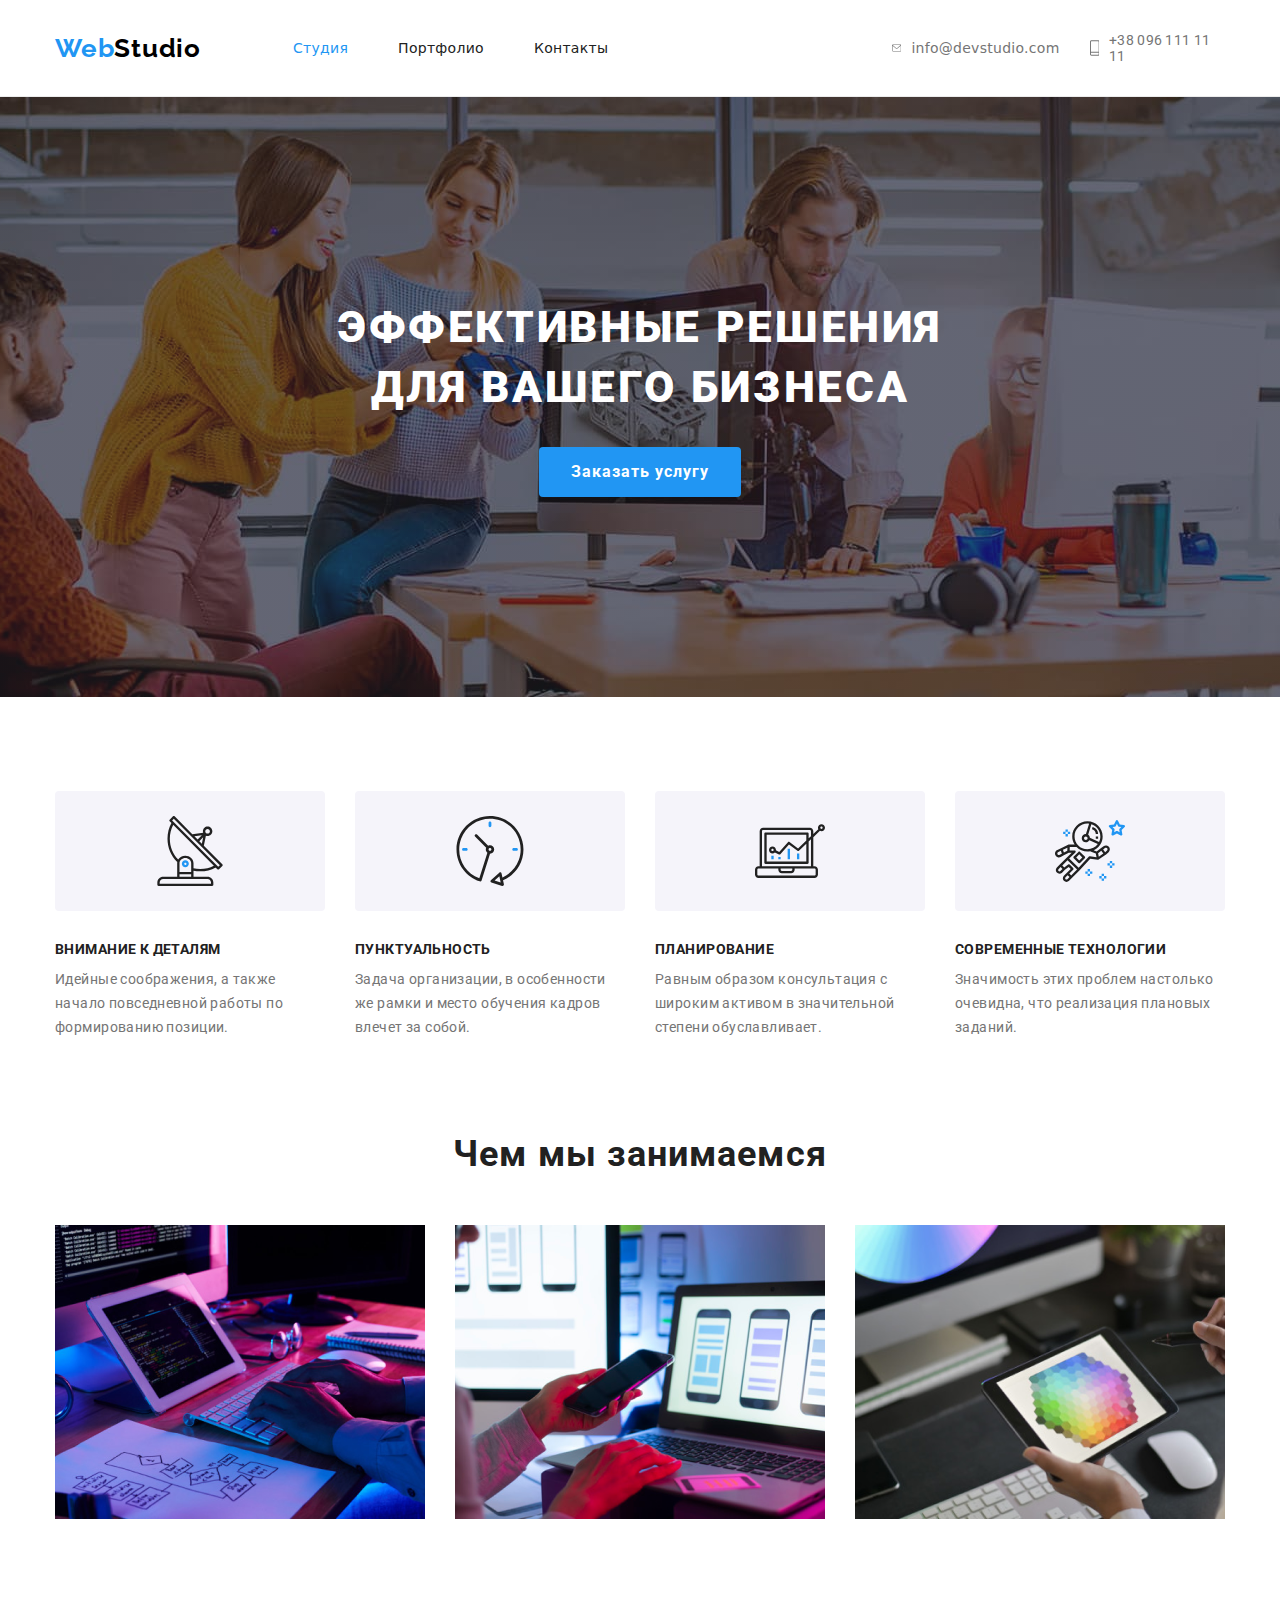
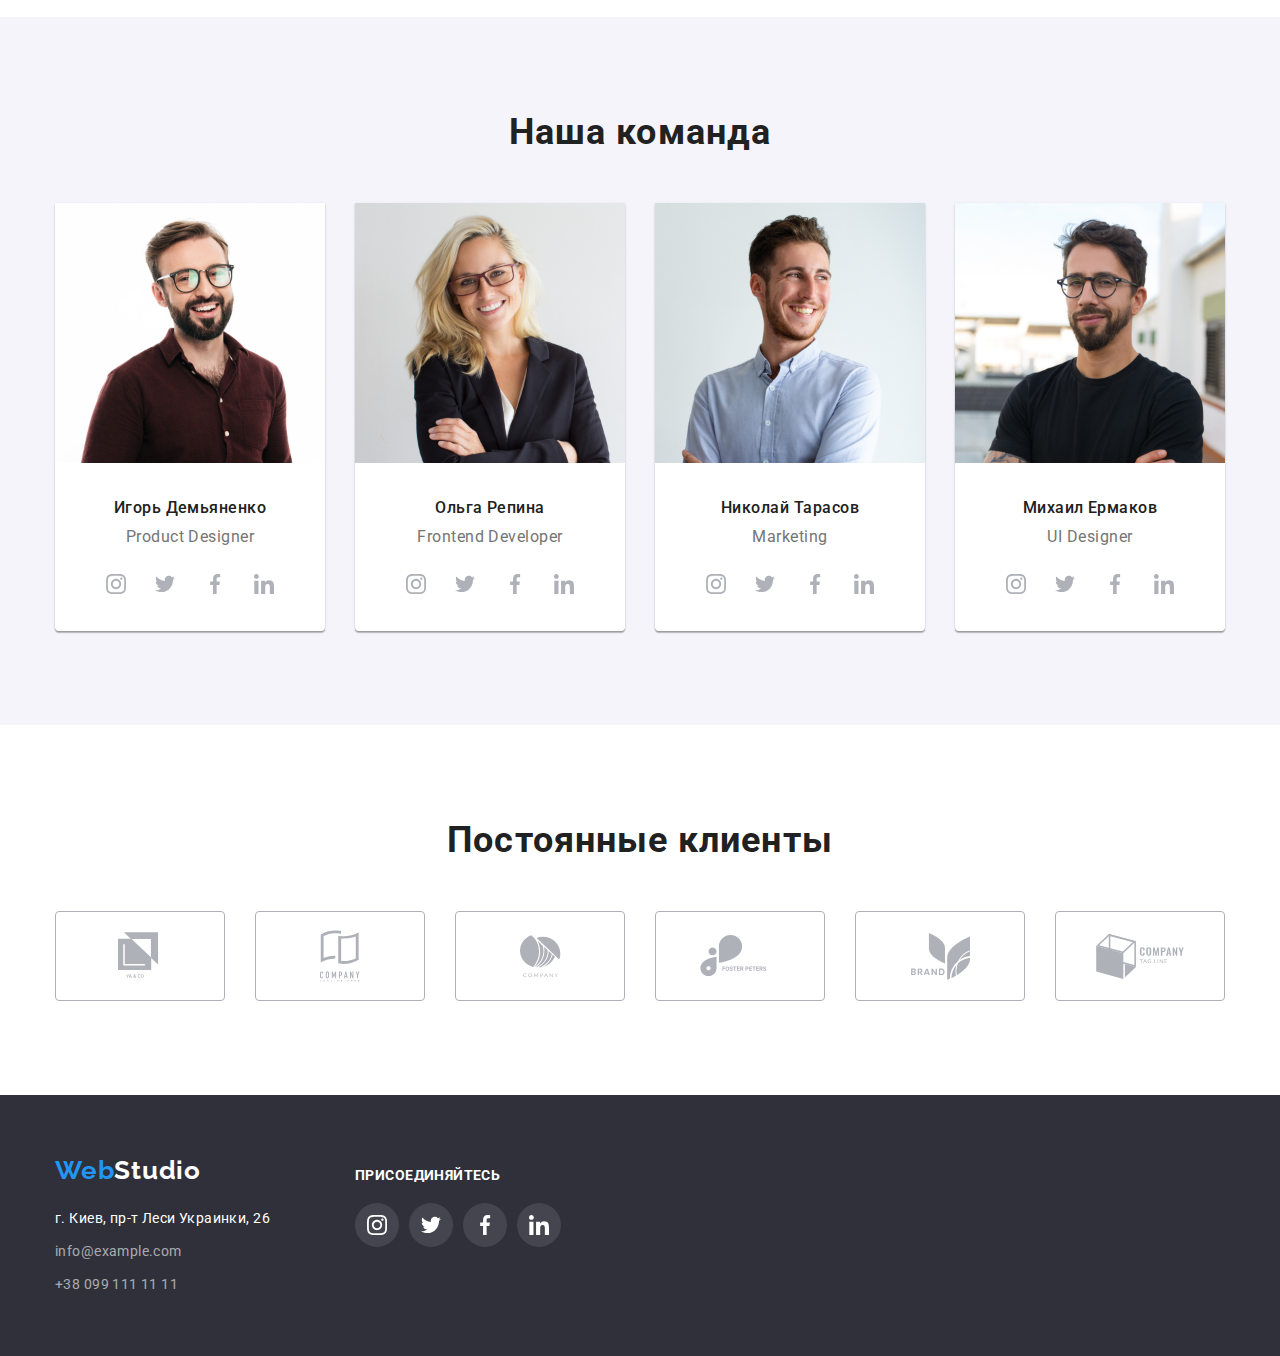
<file: index.html>
<!DOCTYPE html>
<html lang="en">
<head>
    <meta charset="UTF-8">
    <meta name="viewport" content="width=device-width, initial-scale=1.0">
    <title>Студия</title>
    <link rel="stylesheet" href="https://fonts.googleapis.com/css2?family=Raleway:wght@700&display=swap">
    <link rel="stylesheet" href="https://fonts.googleapis.com/css2?family=Roboto:wght@400;500;700;900&display=swap">
    <link rel="stylesheet" href="./css/styles.css">
    <link rel="stylesheet" href="https://cdnjs.cloudflare.com/ajax/libs/modern-normalize/1.0.0/modern-normalize.min.css">
</head>
<body>
    <header class="header">
        <div class="container">
            <nav>
                <a href="./index.html" class="header-logo">Web<span class="logo-studio">Studio</span></a>            
                <ul class="menu-nav">
                    <li><a href="./index.html" class="studio" class="nav">Студия</a></li>
                    <li><a href="./portfolio.html" class="nav">Портфолио</a></li>
                    <li><a href="" class="nav">Контакты</a></li>
                </ul>
            </nav>    
            <ul class="contacts">
                <li>
                    <a href="info@devstudio.com" class="e-mail"><svg class="svg-mail"><use href="./img/svg/sprite.svg#icon-mail"></use></svg>info@devstudio.com</a>
                </li>
                <li>
                    <a href="" class="tel"><svg class="svg-tel"><use href="./img/svg/sprite.svg#icon-tel"></use></svg>+38 096 111 11 11</a>
                </li>
            </ul>
        </div>                            
    </header>            
    <main>
        <section class="head">
            <div class="container">
                <h1 id="title">ЭФФЕКТИВНЫЕ РЕШЕНИЯ ДЛЯ ВАШЕГО БИЗНЕСА</h1>
                <button type="button" class="title-btn">Заказать услугу</button>
            </div>
        </section>
        <section class="feature">
            <div class="container">
                <ul>
                    <li>
                        <div class="bg-icon">
                            <svg class="svg-antenna"><use href="./img/svg/sprite.svg#icon-antenna1"></use></svg>
                        </div>
                        <h5>ВНИМАНИЕ К ДЕТАЛЯМ</h5>
                        <p>Идейные соображения, а также начало повседневной работы по формированию позиции.</p>
                    </li>
                    <li>
                        <div class="bg-icon">
                            <svg class="svg-clock"><use href="./img/svg/sprite.svg#icon-clock1"></use></svg>
                        </div>
                        <h5>ПУНКТУАЛЬНОСТЬ</h5>
                        <p>Задача организации, в особенности же рамки и место обучения кадров влечет за собой.</p>
                    </li>
                    <li>
                        <div class="bg-icon">
                            <svg class="svg-diagram"><use href="./img/svg/sprite.svg#icon-diagram1"></use></svg>
                        </div>
                        <h5>ПЛАНИРОВАНИЕ</h5>
                        <p>Равным образом консультация с широким активом в значительной степени обуславливает.</p>
                    </li>
                    <li>
                        <div class="bg-icon">
                            <svg class="svg-astronaut"><use href="./img/svg/sprite.svg#icon-astronaut1"></use></svg>
                        </div>
                        <h5>СОВРЕМЕННЫЕ ТЕХНОЛОГИИ</h5>
                        <p>Значимость этих проблем настолько очевидна, что реализация плановых заданий.</p>
                    </li>
                </ul>
            </div>            
        </section>
        <section class="activity">
            <div class="container">
                <h2 class="title">Чем мы занимаемся</h2>
                <ul>
                    <li><img src="./img/img.png" alt="Печатает на клавиатуре"></li>
                    <li><img src="./img/img2.png" alt="Телефон в руке"></li>
                    <li><img src="./img/img3.png" alt="Работает с планшетом"></li>
                </ul>
            </div>            
        </section>
        <section class="team">
            <div class="container">
                <h2 class="title">Наша команда</h2>
                <ul>
                    <li>
                        <img src="./img/card1.jpg" alt="Игорь Демьяненко" width="270">
                        <p><b>Игорь Демьяненко</b></p>
                        <p>Product Designer</p>
                        <a href="">
                            <div class="hover-icon">
                                <svg class="hover-svg"><use href="./img/svg/sprite.svg#icon-instagram"></use></svg>
                            </div>
                        </a>
                        <a href="">
                            <div class="hover-icon">
                                <svg class="hover-svg"><use href="./img/svg/sprite.svg#icon-twitter"></use></svg>
                            </div>
                        </a>                      
                        <a href="">
                            <div class="hover-icon">
                                <svg class="hover-svg"><use href="./img/svg/sprite.svg#icon-facebook"></use></svg>
                            </div>
                        </a>
                        <a href="">
                            <div class="hover-icon">
                                <svg class="hover-svg"><use href="./img/svg/sprite.svg#icon-linkedin"></use></svg>
                            </div>
                        </a>                         
                    </li>
                    <li>
                        <img src="./img/card2.jpg" alt="Ольга Репина" width="270">
                        <p><b>Ольга Репина</b></p>
                        <p>Frontend Developer</p>  
                        <a href="">
                            <div class="hover-icon">
                                <svg class="hover-svg"><use href="./img/svg/sprite.svg#icon-instagram"></use></svg>
                            </div>
                        </a>
                        <a href="">
                            <div class="hover-icon">
                                <svg class="hover-svg"><use href="./img/svg/sprite.svg#icon-twitter"></use></svg>
                            </div>
                        </a>                      
                        <a href="">
                            <div class="hover-icon">
                                <svg class="hover-svg"><use href="./img/svg/sprite.svg#icon-facebook"></use></svg>
                            </div>
                        </a>
                        <a href="">
                            <div class="hover-icon">
                                <svg class="hover-svg"><use href="./img/svg/sprite.svg#icon-linkedin"></use></svg>
                            </div>
                        </a>                                             
                    </li>
                    <li>
                        <img src="./img/card3.jpg" alt="Николай Тарасов" width="270">
                        <p><b>Николай Тарасов</b></p>
                        <p>Marketing</p>
                        <a href="">
                            <div class="hover-icon">
                                <svg class="hover-svg"><use href="./img/svg/sprite.svg#icon-instagram"></use></svg>
                            </div>
                        </a>
                        <a href="">
                            <div class="hover-icon">
                                <svg class="hover-svg"><use href="./img/svg/sprite.svg#icon-twitter"></use></svg>
                            </div>
                        </a>                      
                        <a href="">
                            <div class="hover-icon">
                                <svg class="hover-svg"><use href="./img/svg/sprite.svg#icon-facebook"></use></svg>
                            </div>
                        </a>
                        <a href="">
                            <div class="hover-icon">
                                <svg class="hover-svg"><use href="./img/svg/sprite.svg#icon-linkedin"></use></svg>
                            </div>
                        </a>  
                    </li>
                    <li>
                        <img src="./img/card4.jpg" alt="Михаил Ермаков" width="270">
                        <p><b>Михаил Ермаков</b></p>
                        <p>UI Designer</p>
                        <a href="">
                            <div class="hover-icon">
                                <svg class="hover-svg"><use href="./img/svg/sprite.svg#icon-instagram"></use></svg>
                            </div>
                        </a>
                        <a href="">
                            <div class="hover-icon">
                                <svg class="hover-svg"><use href="./img/svg/sprite.svg#icon-twitter"></use></svg>
                            </div>
                        </a>                      
                        <a href="">
                            <div class="hover-icon">
                                <svg class="hover-svg"><use href="./img/svg/sprite.svg#icon-facebook"></use></svg>
                            </div>
                        </a>
                        <a href="">
                            <div class="hover-icon">
                                <svg class="hover-svg"><use href="./img/svg/sprite.svg#icon-linkedin"></use></svg>
                            </div>
                        </a>  
                    </li>
                </ul>
            </div>
        </section>
        <section class="our-clients">
            <div class="container">
                <h2 class="title">Постоянные клиенты</h2>
                <ul class="clients">
                    <li>
                        <a href="">
                            <div>
                                <svg class="ya-co"><use href="./img/svg/sprite.svg#icon-logo1"></use></svg>
                            </div>
                        </a>
                    </li>
                    <li>
                        <a href="">
                            <div>
                                <svg class="tagline-here"><use href="./img/svg/sprite.svg#icon-logo2"></use>
                                </svg>
                            </div>
                        </a>
                    </li>
                    <li>
                        <a href="">
                            <div>
                                <svg class="company"><use href="./img/svg/sprite.svg#icon-logo3"></use>
                                </svg>
                            </div>
                        </a>
                    </li>
                    <li>
                        <a href="">
                            <div>
                                <svg class="foster"><use href="./img/svg/sprite.svg#icon-logo4"></use>
                                </svg>
                            </div>
                        </a>
                    </li>
                    <li>
                        <a href="">
                            <div>
                                <svg class="brand"><use href="./img/svg/sprite.svg#icon-logo5"></use>
                                </svg>
                            </div>
                        </a>
                    </li>
                    <li>
                        <a href="">
                            <div>
                                <svg class="tagline"><use href="./img/svg/sprite.svg#icon-logo6"></use>
                                </svg>
                            </div>
                        </a>
                    </li>
                </ul>
            </div>           
        </section>       
    </main>
    <footer>
        <div class="container">
            <div>
                <a href="/index.html" class="footer-logo">Web<span class="logo-studio">Studio</span></a>
            <address>
                <ul>
                    <li class="adress">г. Киев, пр-т Леси Украинки, 26</li>
                    <li><a href="" class="e-mail">info@example.com</a></li>
                    <li><a href="">+38 099 111 11 11</a></li>
                </ul>
            </address>
            </div>
            <div>
                <ul class="social">
                    <li><p>присоединяйтесь</p></li>
                    <li class="social-link">
                        <a href="">
                            <div class="hover-icon">
                                <svg class="hover-svg"><use href="./img/svg/sprite.svg#icon-instagram"></use></svg>
                            </div>
                        </a>
                        <a href="">
                            <div class="hover-icon">
                                <svg class="hover-svg"><use href="./img/svg/sprite.svg#icon-twitter"></use></svg>
                            </div>
                        </a>                      
                        <a href="">
                            <div class="hover-icon">
                                <svg class="hover-svg"><use href="./img/svg/sprite.svg#icon-facebook"></use></svg>
                            </div>
                        </a>
                        <a href="">
                            <div class="hover-icon">
                                <svg class="hover-svg"><use href="./img/svg/sprite.svg#icon-linkedin"></use></svg>
                            </div>
                        </a>
                    </li>
                </ul>
            </div>           
        </div>       
    </footer>
</body>
</html>
</file>
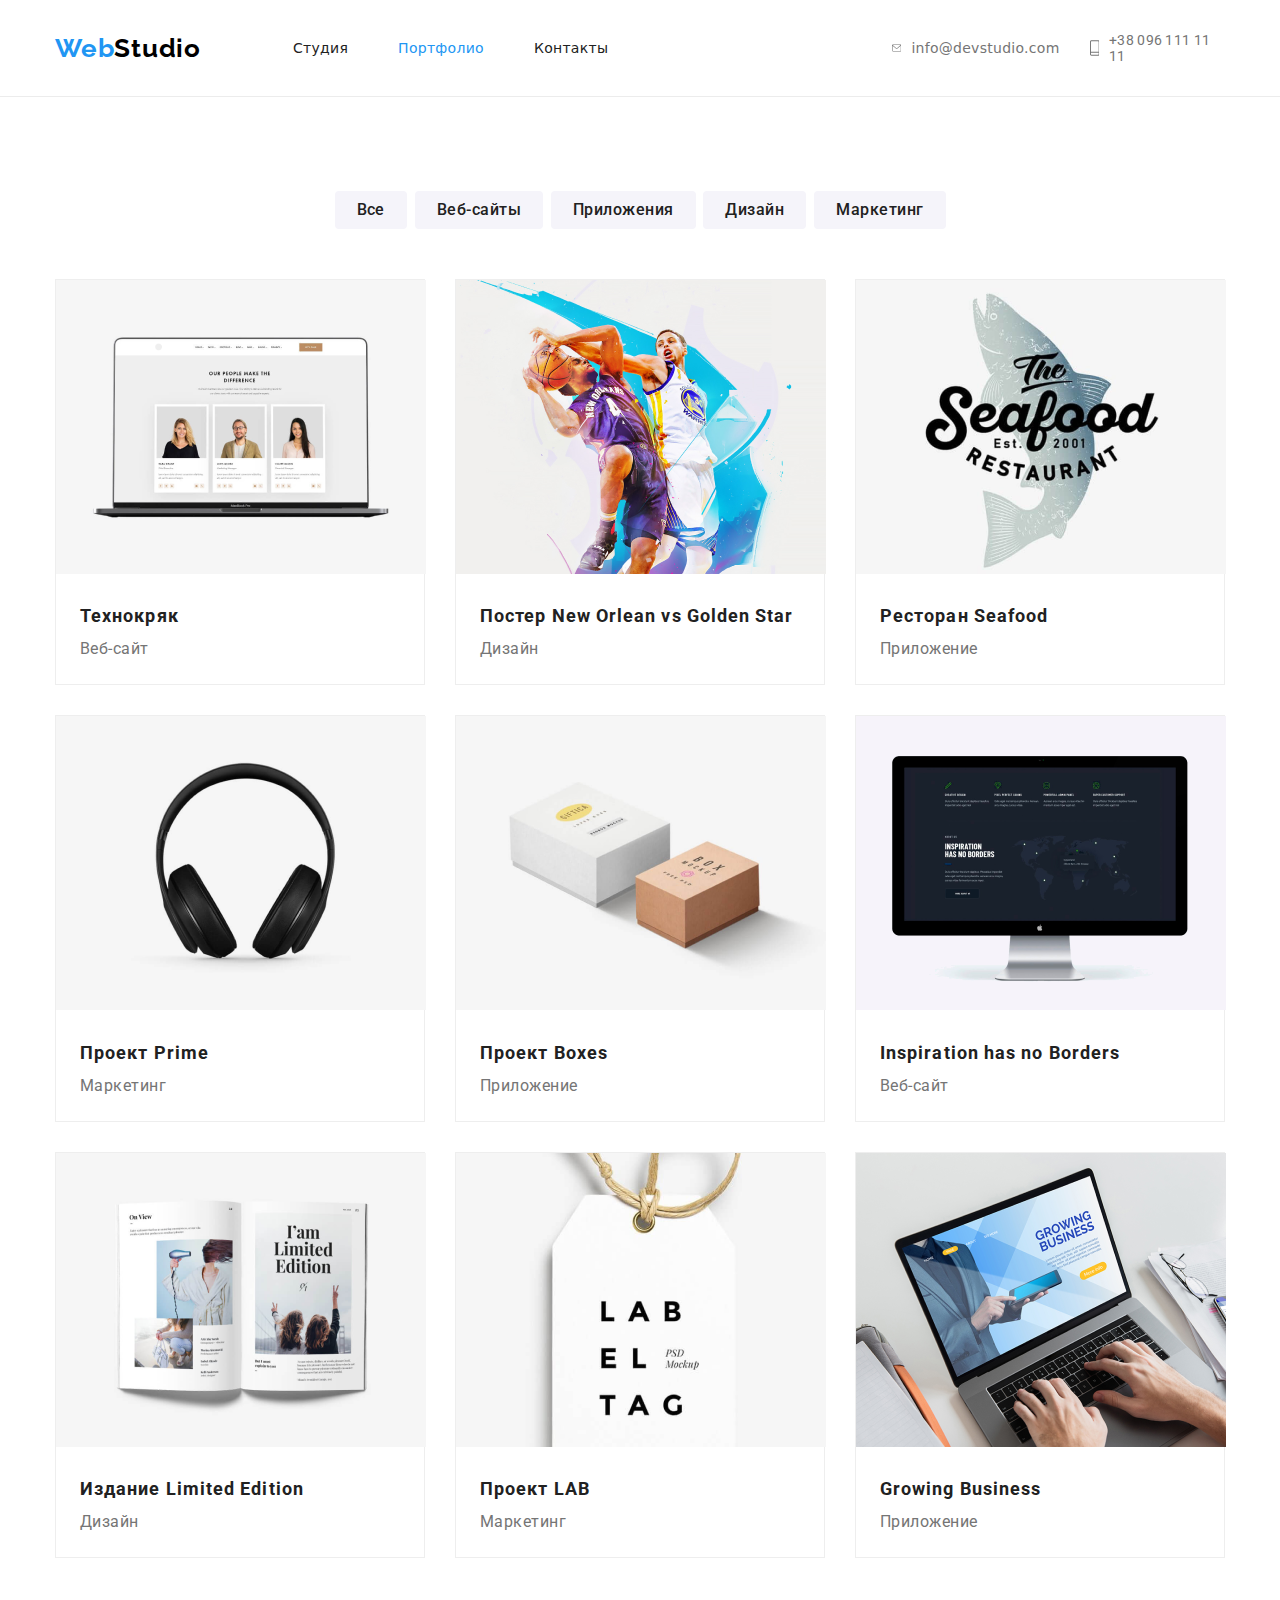
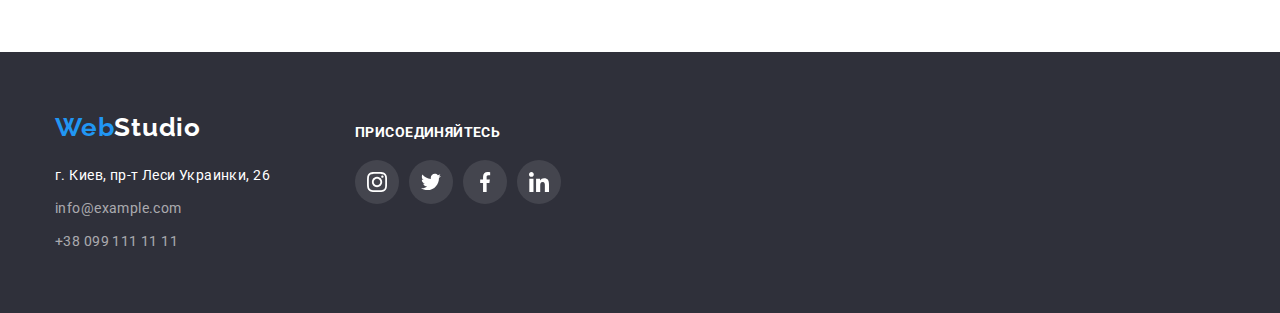
<file: portfolio.html>
<!DOCTYPE html>
<html lang="en">
<head>
    <meta charset="UTF-8">
    <meta name="viewport" content="width=device-width, initial-scale=1.0">
    <title>Портфолио</title>
    <link rel="stylesheet" href="https://fonts.googleapis.com/css2?family=Raleway:wght@700&display=swap">
    <link rel="stylesheet" href="https://fonts.googleapis.com/css2?family=Roboto:wght@500&display=swap">
    <link rel="stylesheet" href="./css/styles.css">
    <link rel="stylesheet" href="https://cdnjs.cloudflare.com/ajax/libs/modern-normalize/1.0.0/modern-normalize.min.css">
</head>
<body>
    <header class="header">
        <div class="container">
            <nav>
                <a href="./index.html" class="header-logo">Web<span class="logo-studio">Studio</span></a>            
                <ul class="menu-nav">
                    <li><a href="./index.html" class="nav">Студия</a></li>
                    <li><a href="./portfolio.html" class="portfolio" class="nav">Портфолио</a></li>
                    <li><a href="" class="nav">Контакты</a></li>
                </ul>
            </nav>    
            <ul class="contacts">
                <li>
                    <a href="info@devstudio.com" class="e-mail"><svg class="svg-mail"><use href="./img/svg/sprite.svg#icon-mail"></use></svg>info@devstudio.com</a>
                </li>
                <li>
                    <a href="" class="tel"><svg class="svg-tel"><use href="./img/svg/sprite.svg#icon-tel"></use></svg>+38 096 111 11 11</a>
                </li>
            </ul>
        </div>                            
    </header>              
    <main>
        <section class="filters">
            <div class="container">
                <ul>
                    <li><button type="button">Все</button></li>
                    <li><button type="button">Веб-сайты</button></li>
                    <li><button type="button">Приложения</button></li>
                    <li><button type="button">Дизайн</button></li>
                    <li><button type="button">Маркетинг</button></li>
                </ul>
            </div>
        </section>
        <section class="works">
            <div class="container">
                <ul>
                    <li>
                        <img src="./img/project1.png" alt="ноутбук изображением" width="370" height="294">
                        <span>
                        <h3>Технокряк</h3>
                        <p>Веб-сайт</p>
                        </span>
                    </li>
                    <li>
                        <img src="./img/project2.png" alt="постер баскетболистов" width="370" height="294">
                        <span>
                            <h3>Постер New Orlean vs Golden Star</h3>
                            <p>Дизайн</p>
                        </span>
                    </li>
                    <li>
                        <img src="./img/project3.png" alt="логотип ресторана" width="370" height="294">
                        <span>
                            <h3>Ресторан Seafood</h3>
                            <p>Приложение</p>
                        </span>
                    </li>
                    <li>
                        <img src="./img/project4.png" alt="наушники" width="370" height="294">
                        <span>
                            <h3>Проект Prime</h3>
                            <p>Маркетинг</p>
                        </span>
                    </li>
                    <li>
                        <img src="./img/project5.png" alt="две коробки с логотипами" width="370" height="294">
                        <span>
                            <h3>Проект Boxes</h3>
                            <p>Приложение</p>
                        </span>
                    </li>
                    <li>
                        <img src="./img/project6.png" alt="монитор с изображением сайта" width="370" height="294">
                        <span>
                            <h3>Inspiration has no Borders</h3>
                            <p>Веб-сайт</p>
                        </span>
                    </li>
                    <li>
                        <img src="./img/project7.png" alt="журнал" width="370" height="294">
                        <span>
                            <h3>Издание Limited Edition</h3>
                            <p>Дизайн</p>
                        </span>
                    </li>
                    <li>
                        <img src="./img/project8.png" alt="лого на лейбле" width="370" height="294">
                        <span>
                            <h3>Проект LAB</h3>
                            <p>Маркетинг</p>
                        </span>
                    </li>
                    <li>
                        <img src="./img/project9.png" alt="человек печатает на ноутбуке" width="370" height="294">
                        <span>
                            <h3>Growing Business</h3>
                            <p>Приложение</p>
                        </span>
                    </li>
                </ul>
            </div>
        </section>
    </main>
    <footer>
        <div class="container">
            <div>
                <a href="/index.html" class="footer-logo">Web<span class="logo-studio">Studio</span></a>
            <address>
                <ul>
                    <li class="adress">г. Киев, пр-т Леси Украинки, 26</li>
                    <li><a href="" class="e-mail">info@example.com</a></li>
                    <li><a href="">+38 099 111 11 11</a></li>
                </ul>
            </address>
            </div>
            <div>
                <ul class="social">
                    <li><p>присоединяйтесь</p></li>
                    <li class="social-link">
                        <a href="">
                            <div class="hover-icon">
                                <svg class="hover-svg"><use href="./img/svg/sprite.svg#icon-instagram"></use></svg>
                            </div>
                        </a>
                        <a href="">
                            <div class="hover-icon">
                                <svg class="hover-svg"><use href="./img/svg/sprite.svg#icon-twitter"></use></svg>
                            </div>
                        </a>                      
                        <a href="">
                            <div class="hover-icon">
                                <svg class="hover-svg"><use href="./img/svg/sprite.svg#icon-facebook"></use></svg>
                            </div>
                        </a>
                        <a href="">
                            <div class="hover-icon">
                                <svg class="hover-svg"><use href="./img/svg/sprite.svg#icon-linkedin"></use></svg>
                            </div>
                        </a>
                    </li>
                </ul>
            </div>           
        </div>       
    </footer>
</body>
</html>
</file>
<file: css/styles.css>
a {
    text-decoration: none;
}

li {
    list-style-type: none;
}

ul {
    padding: 0px;
    margin: 0px;
}

.container {
    max-width: 1200px;
    padding-left: 15px;
    padding-right: 15px;
    margin-right: auto;
    margin-left: auto;
}

body {
    font-family: roboto;
}

.title {
    margin-top: 0px;
    margin-bottom: 50px;
    font-family: Roboto;
    font-style: normal;
    font-weight: bold;
    font-size: 36px;
    text-align: center;
    line-height: 42px;
    letter-spacing: 0.03em;    
    color: #212121;
}

        /* header */

.header {
    max-width: 1600px;
    margin-left: auto;
    margin-right: auto;
    background-color: #FFFFFF;
    border-bottom: 1px solid #ECECEC;
}

header .container, nav {
    display: flex;
    align-items: center;
}

.header-logo {
    margin-right: 93px;
    font-family: raleway;
    font-style: normal;
    font-weight: bold;
    font-size: 26px;
    line-height: 31px;
    letter-spacing: 0.03em;
    color: #2196F3;
    max-width: 145px;
}

header .logo-studio {
    color: black;
}

.menu-nav {
    display: flex;
    max-width: 294px;
}

.menu-nav li:nth-child(-n+2) {
    margin-right: 50px;
}

.contacts {
    display: flex;
    margin-left: 305px;
    min-width: 303px;
}

.contacts li {
    display: flex;
}

header .tel {
    align-items: center;
    display: flex;
    min-width: 122px;
    font-family: roboto;
    font-style: normal;
    font-weight: 500px;
    font-size: 14px;
    line-height: 16px;
    letter-spacing: 0.02em;
    color: #757575;
    padding: 32px 0px 32px 0px;
}

header .e-mail {
    min-width: 135px;
    align-items: center;
    display: flex;
    margin-top: auto;
    margin-bottom: auto;
    font-style: normal;
    font-weight: 500;
    font-size: 14px;
    line-height: 16px;
    letter-spacing: 0.02em;
    color: #757575;
}

.svg-mail {
    margin-right: 10px;
    width: 16px;
    height: 12px;
    fill: #757575;
}

.svg-tel {
    margin-right: 10px;
    width: 10px;
    height: 16px;
    fill: #757575;
}

.contacts li:hover .e-mail {
    color: #2196F3;
}

.contacts li:hover .svg-mail {
    fill: #2196F3;
}

.nav:hover {
    color: #2196F3;
}

.nav, .studio, .portfolio {
    display: inline-block;
    font-style: normal;
    font-weight: 500;
    font-size: 14px;
    line-height: 16px;
    letter-spacing: 0.02em;
    color: #212121;
    padding: 32px 0px 32px 0px;
}

.studio {
    color: #2196F3;
}

.portfolio {
    color: #2196F3;
}

.contacts li:first-child {
    min-width: 161px;
    margin-right: 30px;
}

/* section head */

.head {
    
    background-image: linear-gradient(rgba(47, 48, 58, 0.4),rgba(47, 48, 58, 0.4)), url(../img/heroimg.jpg);
    background-repeat: no-repeat;
    background-position: center;
    background-size: cover;

    background-color: #C4C4C4;
    padding-top: 200px;
    padding-bottom: 200px;
    max-width: 1600px;
    text-align: center;  
    margin-right: auto;
    margin-left: auto;    
}



#title {
    margin-top: 0px;
    margin-bottom: 30px;
    margin-right: auto;
    margin-left: auto;
    width: 696px;
    font-family: Roboto;
    font-style: normal;
    font-weight: 900;
    font-size: 44px;
    line-height: 60px;
    letter-spacing: 0.06em;
    text-transform: uppercase;
    color: #FFFFFF;
}

.title-btn {
    display: inline-block;
    padding: 10px 32px 10px 32px;
    min-width: 136px;
    font-family: Roboto;
    font-style: normal;
    font-weight: bold;
    font-size: 16px;
    line-height: 30px;
    align-items: center;
    text-align: center;
    letter-spacing: 0.06em;    
    color: #FFFFFF;
    background: #2196F3;
    border-radius: 4px;
    box-shadow: 0px 4px 4px rgba(0, 0, 0, 0.15);
    border: none;
}

/* section feature */

.feature > .container > ul {
    display: flex;
    justify-content: space-between;
}

.feature {
    padding-top: 94px;
}

.feature .bg-icon {
    display: flex;
    justify-content: center;
    background-color: #F5F4FA;
    border-radius: 4px;
    max-width: 270px;
    height: 120px;
    margin-bottom: 30px;
}

.svg-antenna, .svg-astronaut, .svg-diagram, .svg-clock {
    margin-top: auto;
    margin-bottom: auto;
    max-width: 70px;
    height: 70px;
}

.feature li {
    max-width: 270px;
}

.feature h5 {
    margin-top: 0px;
    margin-bottom: 10px;
    font-family: Roboto;
    font-style: normal;
    font-weight: bold;
    font-size: 14px;
    line-height: 16px;
    letter-spacing: 0.03em;
    text-transform: uppercase;
    color: #212121;
}

.feature p {
    margin-top: 0px;
    margin-bottom: 0px;
    font-family: Roboto;
    font-style: normal;
    font-weight: normal;
    font-size: 14px;
    line-height: 24px;
    letter-spacing: 0.03em;    
    color: #757575;
}

/* section activity*/

.activity {
    padding-top: 94px;
    padding-bottom: 94px;
}

.activity > div > ul {
    display: flex;
    justify-content: space-between;
}

.activity > div > ul > li {
    max-width: 370px;
}

/* section team */

.team {
    max-width: 1600px;
    padding-top: 94px;
    padding-bottom: 94px;
    background-color: #F5F4FA;
    margin-left: auto;
    margin-right: auto;
}

.team ul {
    display: flex;
    justify-content: space-between;
}

.team li {
    background-color: #FFFFFF;
    box-shadow: 0px 1px 3px rgba(0, 0, 0, 0.12), 0px 1px 1px rgba(0, 0, 0, 0.14), 0px 2px 1px rgba(0, 0, 0, 0.2);
    border-radius: 0px 0px 4px 4px;
    max-width: 270px;
    height: 428px;
    text-align: center;
}

.team img {
    margin-bottom: 30px;;
}

.team b {
    display: inline-block;
    margin-top: 0px;
    margin-bottom: 10px;
    font-family: Roboto;
    font-style: normal;
    font-weight: 500;
    font-size: 16px;
    line-height: 19px;
    text-align: center;
    letter-spacing: 0.03em;
    color: #212121;
}

.team p {
    margin-top: 0px;
    margin-bottom: 0px;
    font-family: Roboto;
    font-style: normal;
    font-weight: normal;
    font-size: 16px;
    line-height: 19px;
    letter-spacing: 0.03em;
    color: #757575;
}

.team svg {
    width: 20px;
    height: 20px;
    fill: #afb1b8;
}

.hover-icon:hover {
    border-radius: 50%;
    background-color: #2196F3;
}

.hover-icon:hover .hover-svg {
    fill: #FFFFFF;
}

.team li > a {
    display: inline-block;
    width: 44px;
    height: 90px;
}

.team li > a > div {
    display: inline-block;
    justify-content: center;
    max-width: 44px;
    max-height: 44px;
    padding-top: 12px;
    padding-bottom: 12px;
    padding-right: 12px;
    padding-left: 12px;
    margin-top: 16px;
    margin-bottom: 30px;
}

/* section our-clients */

.our-clients {
    padding-top: 94px;
    padding-bottom: 94px;
}

.clients {
    display: flex;
    justify-content: space-between;
}

.clients li > a > div {
    display: flex;
    align-items: center;
    justify-content: center;
    width: 170px;
    height: 90px;
    border: solid 1px #AFB1B8;
    border-radius: 4px;
}

.clients li > a > div:hover {
    border-color: #2196F3;
}

.clients li > a > div:hover svg {
    fill: #2196F3
}

.clients svg {
    fill: #AFB1B8
}

.ya-co {
    width: 44.27px;
    height: 49.23px;
}

.tagline-here {
    width: 40px;
    height: 52px;
}

.company {
    width: 41px;
    height: 42.6px;
}

.foster {
    width: 79.66px;
    height: 42.02px;
}

.brand {
    width: 59px;
    height: 47px;
}

.tagline {
    width: 88.48px;
    height: 45.44px;
}

/* section filters */

.filters {
    padding-top: 94px;
}

.filters ul {
    margin-left: auto;
    margin-right: auto;
    max-width: 611px;
    display: flex;
    justify-content: space-between;
}

.filters button {
    min-width: 29px;
    padding: 6px 22px 6px 22px;
    font-family: Roboto;
    font-style: normal;
    font-weight: 500;
    font-size: 16px;
    line-height: 26px;    
    text-align: center;
    letter-spacing: 0.03em;    
    color: #212121;
    border: none;
    background: #F5F4FA;
    border-radius: 4px;
}

.filters button:hover {
    color: #FFFFFF;
    background: #2196F3;
    box-shadow: 0px 3px 1px rgba(0, 0, 0, 0.1), 0px 1px 2px rgba(0, 0, 0, 0.08), 0px 2px 2px rgba(0, 0, 0, 0.12);
    border-radius: 4px;
}

.filters button:focus {
    color: #FFFFFF;
    background: #2196F3;
    box-shadow: 0px 3px 1px rgba(0, 0, 0, 0.1), 0px 1px 2px rgba(0, 0, 0, 0.08), 0px 2px 2px rgba(0, 0, 0, 0.12);
    border-radius: 4px;
    outline: none;
}

/* section works */

.works li:not(:nth-last-child(-n+3)) {
    margin-bottom: 30px;
}

.works {
    padding-top: 50px;
    padding-bottom: 94px;
}

.works ul {
    display: flex;
    flex-wrap: wrap;
    justify-content: space-between;
}

.works li {
    background-color: #FFFFFF;
    border: 1px solid #EEEEEE;
    max-width: 370px;
}

.works li:hover {
    box-shadow: 0px 1px 1px rgba(0, 0, 0, 0.12), 0px 4px 4px rgba(0, 0, 0, 0.06), 1px 4px 6px rgba(0, 0, 0, 0.16);
    cursor: pointer;
}

.works span {
    max-width: 322px;
    display: inline-block;
    margin: 20px 24px 20px 24px;
}

.works h3 {
    margin-top: 0px;
    margin-bottom: 0px;
    font-family: Roboto;
    font-style: normal;
    font-weight: bold;
    font-size: 18px;
    line-height: 36px;
    letter-spacing: 0.06em;   
    color: #212121;
}

.works p {
    margin-top: 0px;
    margin-bottom: 0px;
    font-family: Roboto;
    font-style: normal;
    font-weight: normal;
    font-size: 16px;
    line-height: 30px;
    letter-spacing: 0.03em;
    color: #757575;
}

/* footer */

.footer-logo {
    display: inline-block;
    padding-bottom: 20px;
    font-family: raleway;
    font-style: normal;
    font-weight: bold;
    font-size: 26px;
    line-height: 31px;
    letter-spacing: 0.03em;
    color: #2196F3;
    max-width: 145px;
}

footer .logo-studio {
    color: white;
}

address > ul > li > a {
    font-family: Roboto;
    font-style: normal;
    font-weight: normal;
    font-size: 14px;
    line-height: 24px;    
    letter-spacing: 0.03em;    
    color: rgba(255, 255, 255, 0.6);
}

.adress {
    font-family: Roboto;
    font-style: normal;
    font-weight: normal;
    font-size: 14px;
    line-height: 24px;
    letter-spacing: 0.03em;
    color: #FFFFFF;
}

footer {
    display: flex;
    background-color: #2F303A;
    justify-content: start;
    max-width: 1600px;
    margin-right: auto;
    margin-left: auto;
    padding-top: 60px;
    padding-bottom: 60px;
}

footer .container {
    display: flex;
    min-width: 1200px;
}

footer .adress, .e-mail {
    margin-bottom: 9px;
}

footer .e-mail {
    font-family: Roboto;
    font-style: normal;
    font-weight: normal;
    font-size: 14px;
    line-height: 24px;
    letter-spacing: 0.03em;
    display: inline-block;
    margin-bottom: 9px;
    color: rgba(255, 255, 255, 0.6);
}

.social p {
    font-family: Roboto;
    font-style: normal;
    font-weight: bold;
    font-size: 14px;
    line-height: 16px;
    letter-spacing: 0.03em;
    text-transform: uppercase;
    color: #FFFFFF
}

.social .hover-icon {
    display: inline-block;
    max-width: 44px;
    max-height: 44px;
    padding-top: 12px;
    padding-bottom: 12px;
    padding-right: 12px;
    padding-left: 12px;
    background-color: rgba(255, 255, 255, 0.1);
    border-radius: 50%;
}

.social .hover-icon:hover {
    background-color: #2196F3
}

.social svg {
    width: 20px;
    height: 20px;
    fill: #FFFFFF;
}

.social p {
    margin-top: 0;
    margin-bottom: 20px;
}

.social {
    margin-left: 85px;
    margin-top: 12px;
    width: 206px;
    height: 80px;
}

.social-link {
    display: flex;
    justify-content: space-between;
    max-width: 206px;
}
</file>
